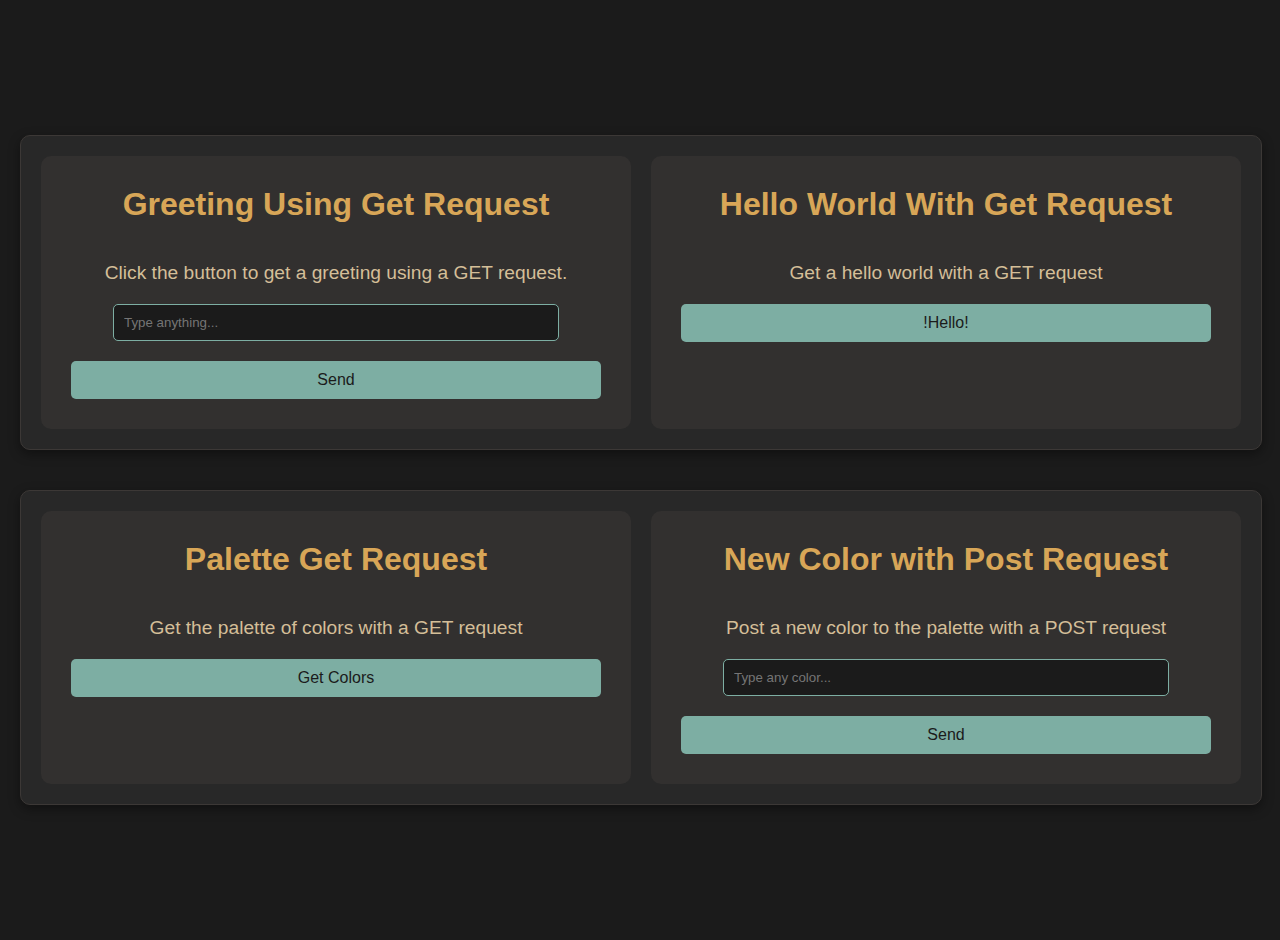
<file: src/main/java/resources/public/index.html>
<!DOCTYPE html>
<html lang="en">

<head>
    <meta charset="UTF-8">
    <meta name="viewport" content="width=device-width, initial-scale=1.0">
    <title>Miniframework</title>
    <link rel="stylesheet" href="style.css">
</head>

<body>
    <div class="container">
        <div class="box">
            <h1>Greeting Using Get Request</h1>
            <p>Click the button to get a greeting using a GET request.</p>
            <input type="text" id="textInputGet" placeholder="Type anything..." />
            <button onclick="getGreeting()">Send</button>
            <div id="getGreeting"></div>
        </div>
        <div class="box">
            <h1>Hello World With Get Request</h1>
            <p>Get a hello world with a GET request</p>
            <button onclick="getHello()">!Hello!</button>
            <div id="getHellow"></div> 
        </div>
    </div>

    <div class="container">
        <div class="box">
            <h1>Palette Get Request</h1>
            <p>Get the palette of colors with a GET request</p>
            <button onclick="getColors()">Get Colors</button>
            <div id="getColors"></div> 
        </div>
        <div class="box">
            <h1>New Color with Post Request</h1>
            <p>Post a new color to the palette with a POST request</p>
            <input type="text" id="textInputPost" placeholder="Type any color..." />
            <button onclick="postColor()">Send</button>
            <div id="postColor"></div> 
        </div>
    </div>

    <script src="script.js"></script>
</body>

</html>
</file>
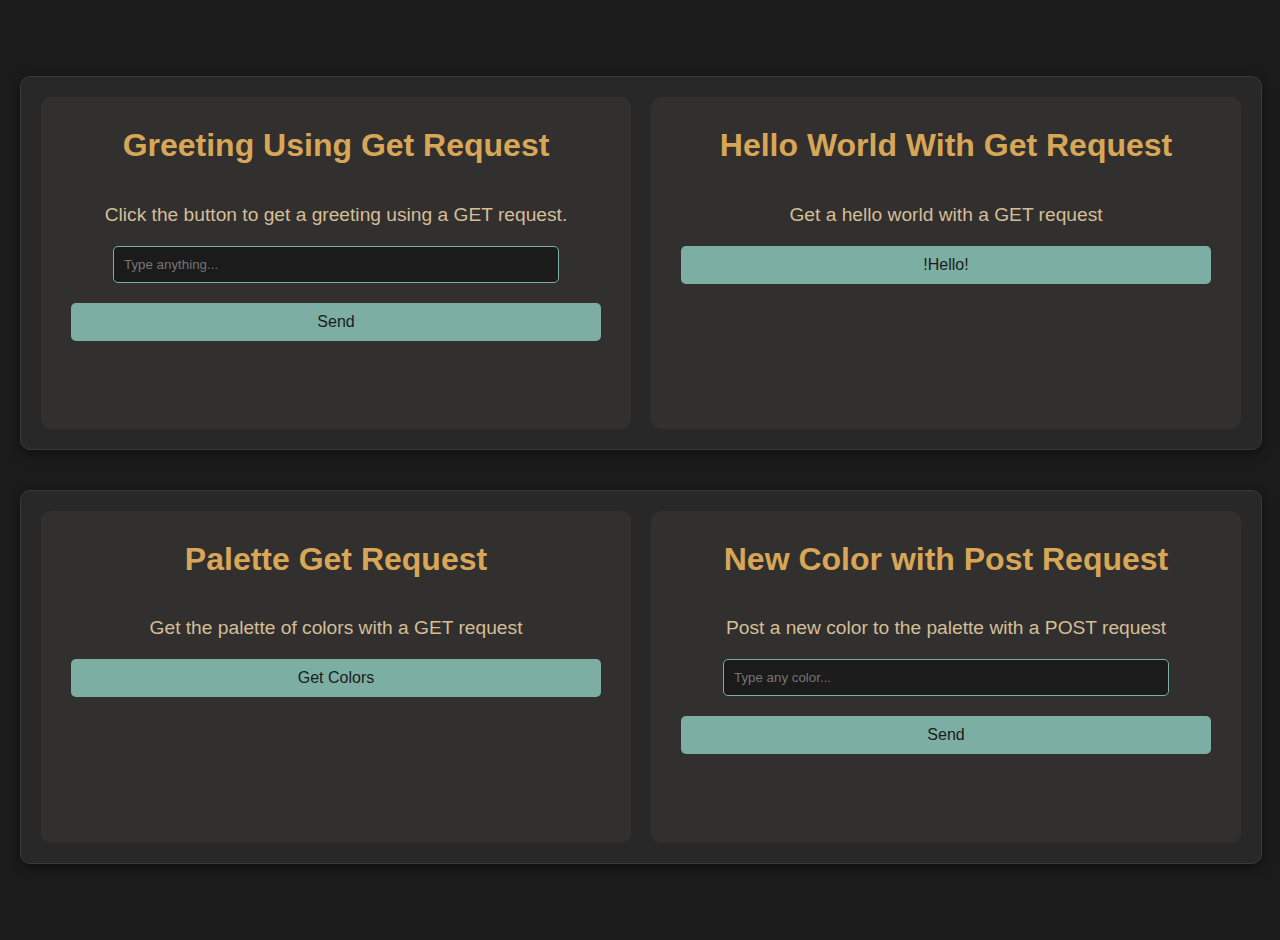
<file: src/main/java/edu/escuelaing/tdse/framework/public/index.html>
<!DOCTYPE html>
<html lang="en">

<head>
    <meta charset="UTF-8">
    <meta name="viewport" content="width=device-width, initial-scale=1.0">
    <title>Miniframework</title>
    <link rel="stylesheet" href="style.css">
</head>

<body>
    <div class="container">
        <div class="box">
            <h1>Greeting Using Get Request</h1>
            <p>Click the button to get a greeting using a GET request.</p>
            <input type="text" id="textInputGet" placeholder="Type anything..." />
            <button onclick="getGreeting()">Send</button>
            <div id="getGreeting"></div>
        </div>
        <div class="box">
            <h1>Hello World With Get Request</h1>
            <p>Get a hello world with a GET request</p>
            <button onclick="getHello()">!Hello!</button>
            <div id="getHello"></div> 
        </div>
    </div>

    <div class="container">
        <div class="box">
            <h1>Palette Get Request</h1>
            <p>Get the palette of colors with a GET request</p>
            <button onclick="getColors()">Get Colors</button>
            <div id="getColors"></div> 
        </div>
        <div class="box">
            <h1>New Color with Post Request</h1>
            <p>Post a new color to the palette with a POST request</p>
            <input type="text" id="textInputPost" placeholder="Type any color..." />
            <button onclick="postColor()">Send</button>
            <div id="postColor"></div> 
        </div>
    </div>

    <script src="script.js"></script>
</body>

</html>
</file>
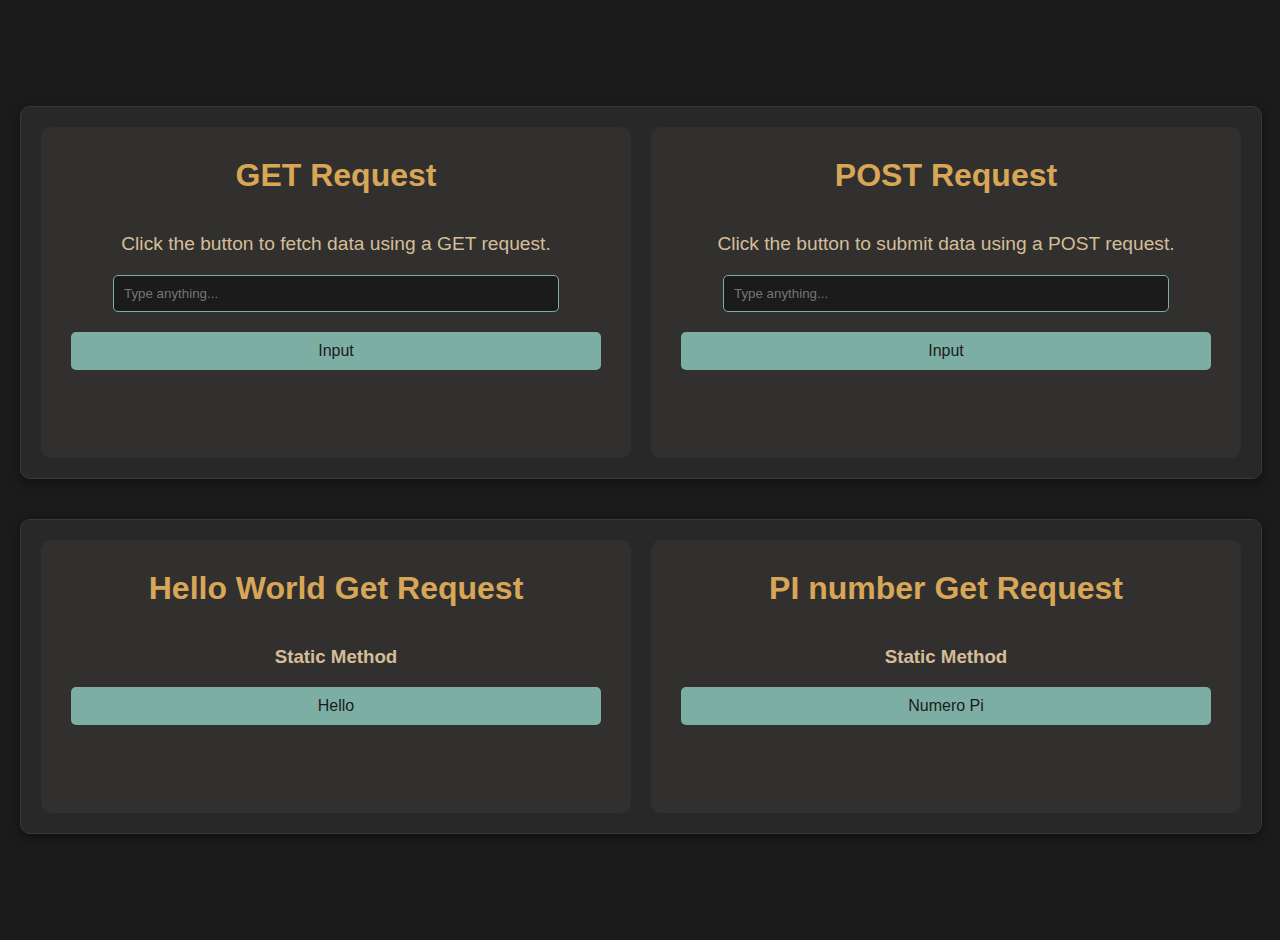
<file: src/main/java/edu/escuelaing/tdse/framework/resources/index.html>
<!DOCTYPE html>
<html lang="en">

<head>
    <meta charset="UTF-8">
    <meta name="viewport" content="width=device-width, initial-scale=1.0">
    <title>Miniframework</title>
    <link rel="stylesheet" href="style.css">
</head>

<body>
    <div class="container">
        <div class="box">
            <h1>GET Request</h1>
            <p>Click the button to fetch data using a GET request.</p>
            <input type="text" id="textInputGet" placeholder="Type anything..." />
            <button onclick="loadGetMsg()">Input</button>
            <div id="getResult"></div>
        </div>

        <div class="box">
            <h1>POST Request</h1>
            <p>Click the button to submit data using a POST request.</p>
            <input type="text" id="textInputPost" placeholder="Type anything..." />
            <button onclick="loadPostMsg()">Input</button>
            <div id="postResult"></div> 
        </div>
    </div>
    <div class="container">
        <div class="box">
            <h1>Hello World Get Request</h1>
            <h3>Static Method</h3>
            <button onclick="loadHelloMsg()">Hello</button>
            <div id="static1"></div> 
        </div>
        <div class="box">
            <h1>PI number Get Request</h1>
            <h3>Static Method</h3>
            <button onclick="loadPiMsg()">Numero Pi</button>
            <div id="static2"></div> 
        </div>
    </div>

    <script src="script.js"></script>
</body>

</html>
</file>
<file: src/main/java/resources/public/style.css>
body {
    display: flex;
    flex-direction: column;
    justify-content: center;
    align-items: center;
    min-height: 100vh;
    font-family: 'Arial', sans-serif;
    background-color: #1b1b1b;
    color: #d4be98;
    margin: 0;
    padding: 20px;
    text-align: center;
}

h1 {
    color: #d8a657;
    margin-top: 0;
    margin-bottom: 20px;
}

p {
    font-size: 1.2em;
    color: #d4be98;
    margin-bottom: 20px;
}

.container {
    max-width: 1200px;
    width: 100%;
    margin: 20px auto;
    padding: 20px;
    background-color: #282828;
    border-radius: 10px;
    border: 1px solid #3c3836;
    box-shadow: 0 4px 12px rgba(0, 0, 0, 0.4);
    display: flex;
    justify-content: center;
    gap: 20px;
}

button {
    background-color: #7daea3;
    color: #1b1b1b;
    border: none;
    padding: 10px 20px;
    font-size: 1em;
    cursor: pointer;
    border-radius: 5px;
    transition: background-color 0.2s ease-in-out;
}

button:hover {
    background-color: #89b482;
}

#static1,
#static2,
#getResult,
#postResult {
    margin-top: 20px;
    font-weight: bold;
    color: #e78a4e;
    font-size: 1.2em;
    min-height: 2em;
}

.box {
    background-color: #32302f;
    padding: 30px;
    border-radius: 10px;
    text-align: center;
    flex-grow: 1;
    flex-basis: 45%;
    min-width: 300px;
    display: flex;
    flex-direction: column;
}

.box input {
    width: 80%;
    padding: 10px;
    margin: 0 auto 20px auto;
    border-radius: 5px;
    border: 1px solid #7daea3;
    background-color: #1b1b1b;
    color: #d4be98;
}

.box input:focus {
    outline: none;
    border-color: #d8a657;
}
</file>
<file: src/main/java/edu/escuelaing/tdse/framework/public/style.css>
body {
    display: flex;
    flex-direction: column;
    justify-content: center;
    align-items: center;
    min-height: 100vh;
    font-family: 'Arial', sans-serif;
    background-color: #1b1b1b;
    color: #d4be98;
    margin: 0;
    padding: 20px;
    text-align: center;
}

h1 {
    color: #d8a657;
    margin-top: 0;
    margin-bottom: 20px;
}

p {
    font-size: 1.2em;
    color: #d4be98;
    margin-bottom: 20px;
}

.container {
    max-width: 1200px;
    width: 100%;
    margin: 20px auto;
    padding: 20px;
    background-color: #282828;
    border-radius: 10px;
    border: 1px solid #3c3836;
    box-shadow: 0 4px 12px rgba(0, 0, 0, 0.4);
    display: flex;
    justify-content: center;
    gap: 20px;
}

button {
    background-color: #7daea3;
    color: #1b1b1b;
    border: none;
    padding: 10px 20px;
    font-size: 1em;
    cursor: pointer;
    border-radius: 5px;
    transition: background-color 0.2s ease-in-out;
}

button:hover {
    background-color: #89b482;
}

#getHello,
#getGreeting,
#getColors,
#postColor {
    margin-top: 20px;
    font-weight: bold;
    color: #e78a4e;
    font-size: 1.2em;
    min-height: 2em;
}

.box {
    background-color: #32302f;
    padding: 30px;
    border-radius: 10px;
    text-align: center;
    flex-grow: 1;
    flex-basis: 45%;
    min-width: 300px;
    display: flex;
    flex-direction: column;
}

.box input {
    width: 80%;
    padding: 10px;
    margin: 0 auto 20px auto;
    border-radius: 5px;
    border: 1px solid #7daea3;
    background-color: #1b1b1b;
    color: #d4be98;
}

.box input:focus {
    outline: none;
    border-color: #d8a657;
}
</file>
<file: src/main/java/edu/escuelaing/tdse/framework/resources/style.css>
body {
    display: flex;
    flex-direction: column;
    justify-content: center;
    align-items: center;
    min-height: 100vh;
    font-family: 'Arial', sans-serif;
    background-color: #1b1b1b;
    color: #d4be98;
    margin: 0;
    padding: 20px;
    text-align: center;
}

h1 {
    color: #d8a657;
    margin-top: 0;
    margin-bottom: 20px;
}

p {
    font-size: 1.2em;
    color: #d4be98;
    margin-bottom: 20px;
}

.container {
    max-width: 1200px;
    width: 100%;
    margin: 20px auto;
    padding: 20px;
    background-color: #282828;
    border-radius: 10px;
    border: 1px solid #3c3836;
    box-shadow: 0 4px 12px rgba(0, 0, 0, 0.4);
    display: flex;
    justify-content: center;
    gap: 20px;
}

button {
    background-color: #7daea3;
    color: #1b1b1b;
    border: none;
    padding: 10px 20px;
    font-size: 1em;
    cursor: pointer;
    border-radius: 5px;
    transition: background-color 0.2s ease-in-out;
}

button:hover {
    background-color: #89b482;
}

#static1,
#static2,
#getResult,
#postResult {
    margin-top: 20px;
    font-weight: bold;
    color: #e78a4e;
    font-size: 1.2em;
    min-height: 2em;
}

.box {
    background-color: #32302f;
    padding: 30px;
    border-radius: 10px;
    text-align: center;
    flex-grow: 1;
    flex-basis: 45%;
    min-width: 300px;
    display: flex;
    flex-direction: column;
}

.box input {
    width: 80%;
    padding: 10px;
    margin: 0 auto 20px auto;
    border-radius: 5px;
    border: 1px solid #7daea3;
    background-color: #1b1b1b;
    color: #d4be98;
}

.box input:focus {
    outline: none;
    border-color: #d8a657;
}
</file>
